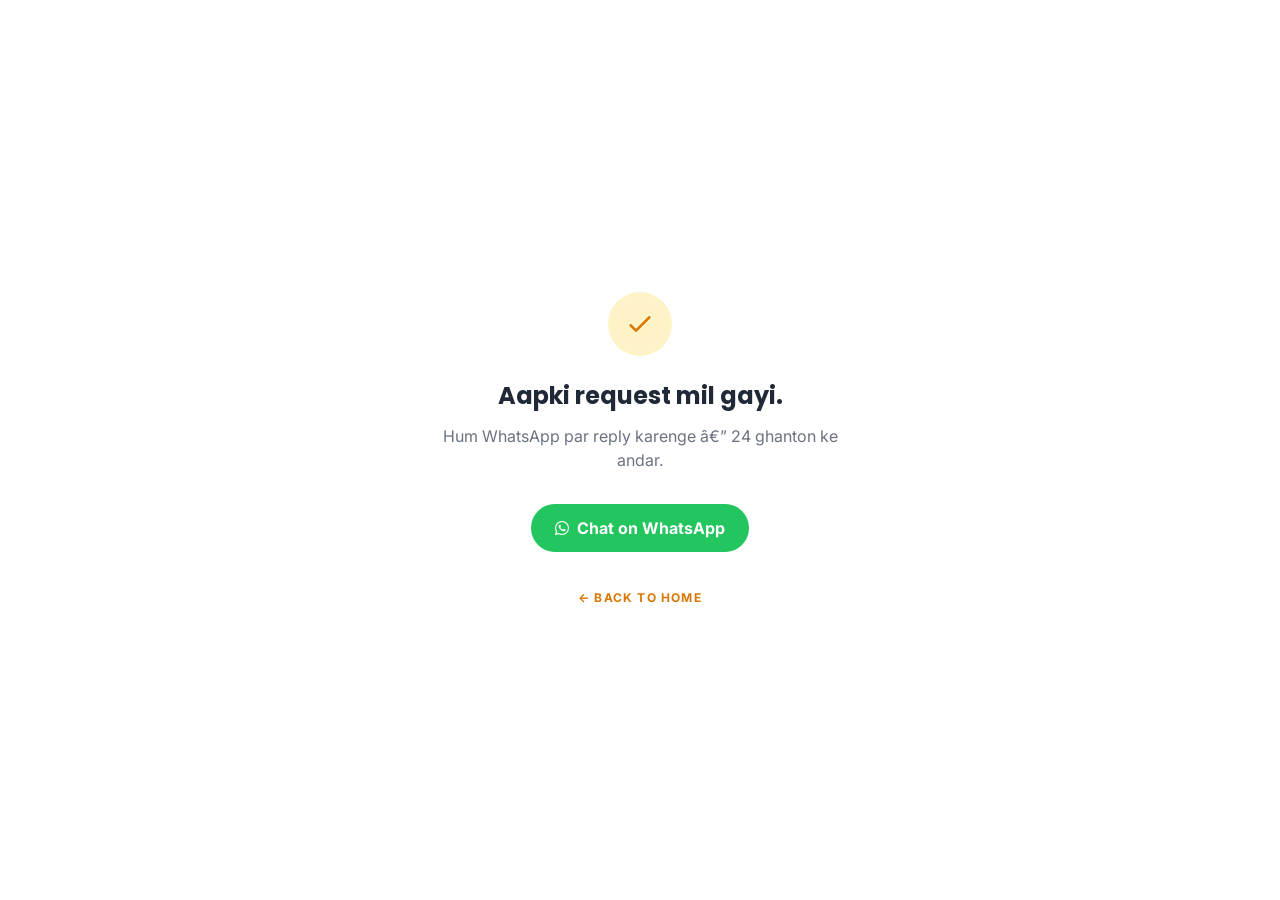
<file: thank-you/index.html>
<!DOCTYPE html>
<html lang="en">
<head>
    <!-- Public site config must load before the Meta Pixel init below. -->
    <script src="/config.js"></script>
    <!-- Meta Pixel Code -->
    <script>
    !function(f,b,e,v,n,t,s)
    {if(f.fbq)return;n=f.fbq=function(){n.callMethod?
    n.callMethod.apply(n,arguments):n.queue.push(arguments)};
    if(!f._fbq)f._fbq=n;n.push=n;n.loaded=!0;n.version='2.0';
    n.queue=[];t=b.createElement(e);t.async=!0;
    t.src=v;s=b.getElementsByTagName(e)[0];
    s.parentNode.insertBefore(t,s)}(window, document,'script',
    'https://connect.facebook.net/en_US/fbevents.js');
    fbq('init', window.ATIVAK_CONFIG.META_PIXEL_ID);
    fbq('track', 'PageView');
    // Lead is fired by the contact form's own submit handler (index.html),
    // tied to an actual successful submit with a unique eventID. Landing on
    // this page is a side effect of that submit, not a separate conversion —
    // firing Lead again here would double-count the same person.
    </script>
    <noscript><img height="1" width="1" style="display:none"
    src="https://www.facebook.com/tr?id=1904427194297712&ev=PageView&noscript=1"
    /></noscript>
    <!-- End Meta Pixel Code -->
    <!-- Microsoft Clarity: session recordings + heatmaps for visitor behavior -->
    <script type="text/javascript">
        (function(c,l,a,r,i,t,y){
            c[a]=c[a]||function(){(c[a].q=c[a].q||[]).push(arguments)};
            t=l.createElement(r);t.async=1;t.src="https://www.clarity.ms/tag/"+i;
            y=l.getElementsByTagName(r)[0];y.parentNode.insertBefore(t,y);
        })(window, document, "clarity", "script", "zcvr98suf2");
    </script>
    <meta charset="UTF-8">
    <meta name="viewport" content="width=device-width, initial-scale=1.0">
    <meta name="robots" content="noindex, nofollow">
    <title>Thank You | Ativak Works</title>
    <link rel="icon" href="data:,">
    <link rel="preconnect" href="https://fonts.googleapis.com">
    <link rel="preconnect" href="https://fonts.gstatic.com" crossorigin>
    <link rel="preconnect" href="https://cdnjs.cloudflare.com" crossorigin>
    <link rel="stylesheet" href="/tailwind-build.css">
    <link href="https://fonts.googleapis.com/css2?family=Inter:wght@300;400;500;600;700&display=swap" rel="stylesheet">
    <link href="https://fonts.googleapis.com/css2?family=Poppins:ital,wght@0,500;0,600;0,700;0,800;0,900;1,600&display=optional" rel="stylesheet">
    <link rel="stylesheet" href="https://cdnjs.cloudflare.com/ajax/libs/font-awesome/6.4.0/css/all.min.css" media="print" onload="this.media='all'">
    <noscript><link rel="stylesheet" href="https://cdnjs.cloudflare.com/ajax/libs/font-awesome/6.4.0/css/all.min.css"></noscript>
    <style>
        body { font-family: 'Inter', sans-serif; }
        h1, .font-serif { font-family: 'Poppins', sans-serif; }
    </style>
</head>
<body class="bg-white text-gray-800 min-h-screen flex items-center justify-center">
    <div class="max-w-md mx-auto px-6 py-16 text-center">
        <div class="w-16 h-16 rounded-full bg-amber-100 flex items-center justify-center mx-auto mb-6">
            <svg class="w-8 h-8 text-amber-600" fill="none" stroke="currentColor" viewBox="0 0 24 24"><path stroke-linecap="round" stroke-linejoin="round" stroke-width="2" d="M5 13l4 4L19 7"/></svg>
        </div>
        <h1 class="font-serif font-bold text-2xl mb-3">Aapki request mil gayi.</h1>
        <p class="text-gray-500 mb-8">Hum WhatsApp par reply karenge — 24 ghanton ke andar.</p>
        <a href="https://wa.me/918126666331" target="_blank" onclick="trackWhatsAppClick()" class="inline-flex items-center gap-2 bg-green-500 hover:bg-green-600 text-white font-bold px-6 py-3 rounded-full transition">
            <i class="fa-brands fa-whatsapp"></i> Chat on WhatsApp
        </a>
        <div class="mt-8">
            <a href="/" class="text-xs font-bold uppercase tracking-widest text-amber-600 hover:opacity-80">&larr; Back to Home</a>
        </div>
    </div>
    <script src="/shared.js"></script>
</body>
</html>
</file>
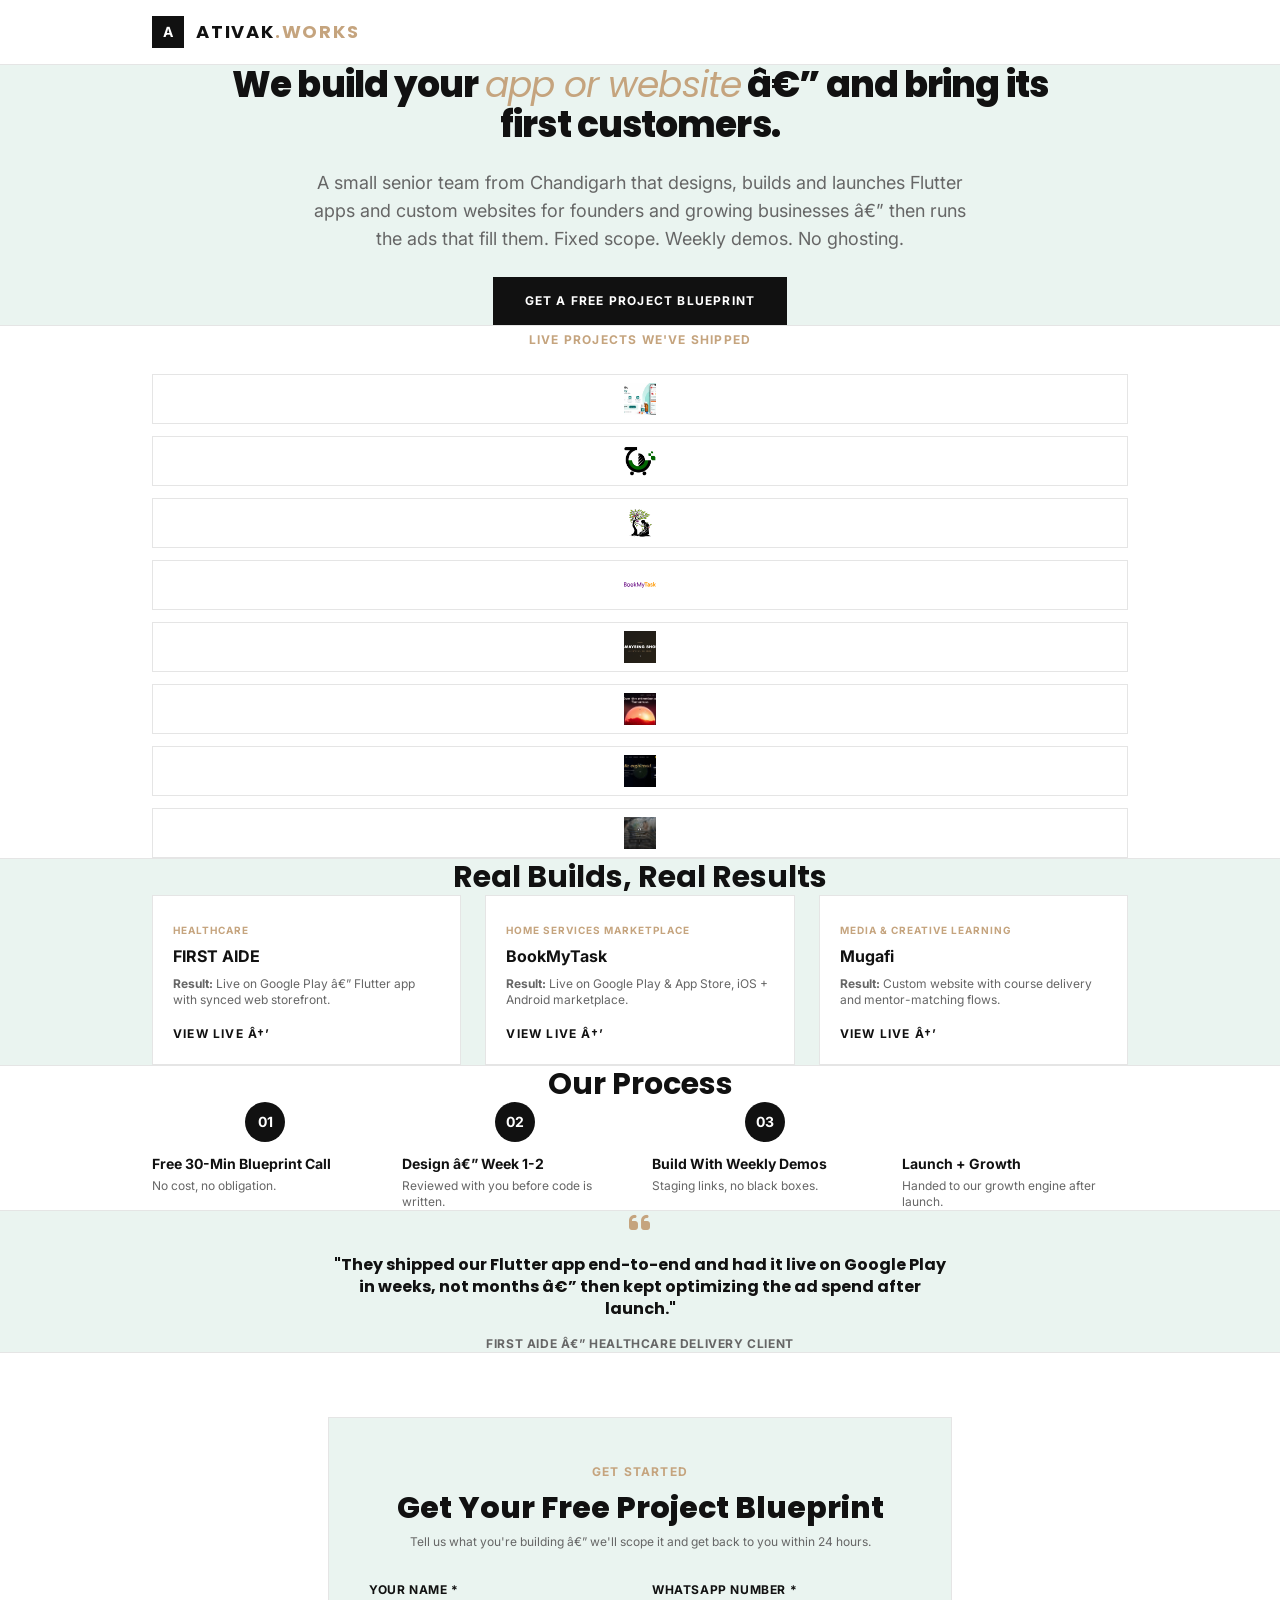
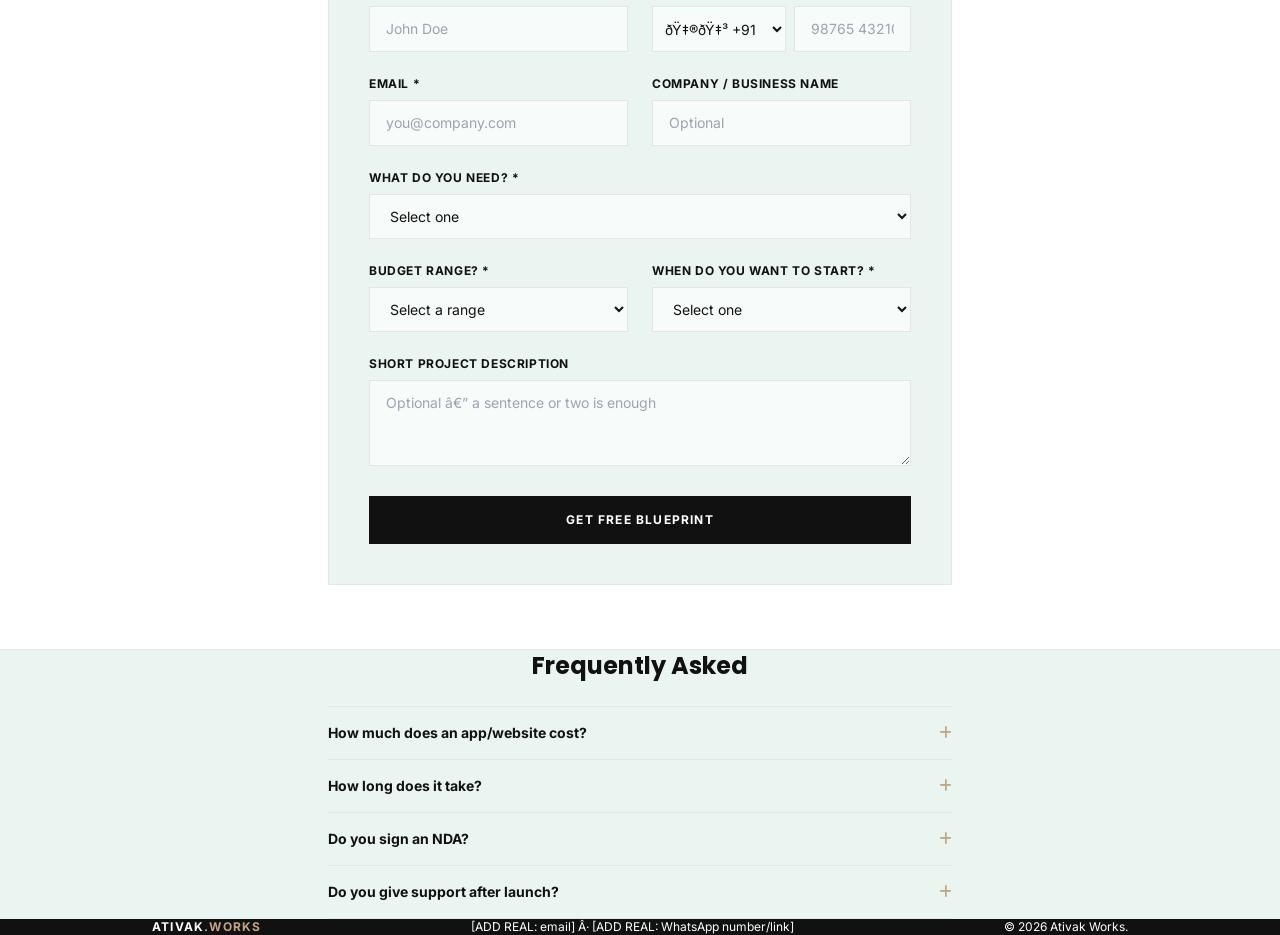
<file: get-quote.html>
<!DOCTYPE html>
<html lang="en">
<head>
    <!-- Public site config must load before the Meta Pixel / GA4 init below,
         since both read their IDs from window.ATIVAK_CONFIG. -->
    <script src="config.js"></script>
    <!-- Meta Pixel Code -->
    <script>
    !function(f,b,e,v,n,t,s)
    {if(f.fbq)return;n=f.fbq=function(){n.callMethod?
    n.callMethod.apply(n,arguments):n.queue.push(arguments)};
    if(!f._fbq)f._fbq=n;n.push=n;n.loaded=!0;n.version='2.0';
    n.queue=[];t=b.createElement(e);t.async=!0;
    t.src=v;s=b.getElementsByTagName(e)[0];
    s.parentNode.insertBefore(t,s)}(window, document,'script',
    'https://connect.facebook.net/en_US/fbevents.js');
    fbq('init', window.ATIVAK_CONFIG.META_PIXEL_ID);
    fbq('track', 'PageView');
    fbq('track', 'ViewContent');
    </script>
    <noscript><img height="1" width="1" style="display:none" alt=""
    src="https://www.facebook.com/tr?id=1904427194297712&ev=PageView&noscript=1"
    /></noscript>
    <!-- End Meta Pixel Code -->
    <!-- GA4 (gtag.js) — only loads/fires once a real Measurement ID exists
         in window.ATIVAK_CONFIG.GA4_ID (config.js); currently empty, so this
         is a no-op. -->
    <script>
    if (window.ATIVAK_CONFIG && window.ATIVAK_CONFIG.GA4_ID) {
        (function () {
            var s = document.createElement('script');
            s.async = true;
            s.src = 'https://www.googletagmanager.com/gtag/js?id=' + window.ATIVAK_CONFIG.GA4_ID;
            document.head.appendChild(s);
        })();
        window.dataLayer = window.dataLayer || [];
        function gtag() { dataLayer.push(arguments); }
        gtag('js', new Date());
        gtag('config', window.ATIVAK_CONFIG.GA4_ID);
    }
    </script>
    <meta charset="UTF-8">
    <meta name="viewport" content="width=device-width, initial-scale=1.0">
    <title>Get a Free Project Blueprint | Ativak Works</title>
    <meta name="description" content="Tell us what you're building — we'll scope it and get back to you within 24 hours. Flutter apps, websites, e-commerce stores, and the ads that bring customers.">
    <meta name="robots" content="noindex, nofollow">
    <meta property="og:type" content="website">
    <meta property="og:title" content="Get a Free Project Blueprint | Ativak Works">
    <meta property="og:description" content="Tell us what you're building — we'll scope it and get back to you within 24 hours.">
    <meta property="og:url" content="https://ativak-works-landing.vercel.app/get-quote.html">
    <!-- [ADD REAL: create 1200x630 OG image at images/og-image.png] — file does not exist yet. -->
    <meta property="og:image" content="https://ativak-works-landing.vercel.app/images/og-image.png">
    <meta name="twitter:card" content="summary_large_image">
    <meta name="twitter:title" content="Get a Free Project Blueprint | Ativak Works">
    <meta name="twitter:description" content="Tell us what you're building — we'll scope it and get back to you within 24 hours.">
    <meta name="twitter:image" content="https://ativak-works-landing.vercel.app/images/og-image.png">
    <link rel="icon" href="data:,">
    <link rel="preconnect" href="https://fonts.googleapis.com">
    <link rel="preconnect" href="https://fonts.gstatic.com" crossorigin>
    <link rel="preconnect" href="https://cdnjs.cloudflare.com" crossorigin>
    <!-- Reuses the same prebuilt Tailwind stylesheet + color tokens as index.html
         so this page matches the site's design system exactly, without pulling
         in index.html's GSAP/Three.js/custom-cursor weight — this page's only
         job is a fast-loading form. -->
    <link rel="stylesheet" href="/tailwind-build.css">
    <link href="https://fonts.googleapis.com/css2?family=Inter:wght@400;500;600;700&display=swap" rel="stylesheet">
    <link href="https://fonts.googleapis.com/css2?family=Poppins:ital,wght@0,600;0,700;0,800;0,900&display=swap" rel="stylesheet">
    <link rel="stylesheet" href="https://cdnjs.cloudflare.com/ajax/libs/font-awesome/6.4.0/css/all.min.css">
    <style>
        :root {
            --kotlis-gold: #c5a47e;
            --kotlis-bg: #f7fbf9;
            --kotlis-bg-alt: #eaf4f0;
            --kotlis-dark: #111111;
            --kotlis-subtle: #666666;
            --kotlis-border: #e5e5e5;
            --kotlis-fill: #111111;
        }
        body { background-color: var(--kotlis-bg); color: var(--kotlis-dark); font-family: 'Inter', sans-serif; }
        .serif-title { font-family: 'Poppins', serif; }
        .bg-kotlis-card { background-color: #fff; }
        .text-kotlis-dark { color: var(--kotlis-dark); }
        .text-kotlis-subtle { color: var(--kotlis-subtle); }
        .text-kotlis-gold { color: var(--kotlis-gold); }
        .border-kotlis-border { border-color: var(--kotlis-border); }
        .bg-kotlis-fill { background-color: var(--kotlis-fill); }
        .hp-field-wrap { position: absolute; left: -9999px; top: -9999px; width: 1px; height: 1px; overflow: hidden; }
        .field-error { color: #dc2626; font-size: 11px; font-weight: 600; margin-top: 6px; display: none; }
        .field-error.visible { display: block; }
        /* Mobile-only sticky bottom CTA bar, hidden on desktop entirely. */
        #stickyMobileCta { display: none; }
        @media (max-width: 767px) {
            #stickyMobileCta {
                display: flex;
                position: fixed;
                bottom: 0; left: 0; right: 0;
                z-index: 50;
                padding: 10px 16px;
                background: #fff;
                border-top: 1px solid var(--kotlis-border);
                box-shadow: 0 -4px 12px rgba(0,0,0,0.06);
            }
            body { padding-bottom: 64px; }
        }
    </style>
</head>
<body class="min-h-screen flex flex-col">

    <!-- Header: logo only, no nav — single-goal landing page -->
    <header class="border-b border-kotlis-border bg-kotlis-card">
        <div class="max-w-5xl mx-auto px-4 sm:px-6 h-16 flex items-center">
            <a href="/" class="flex items-center space-x-3">
                <div class="w-8 h-8 bg-kotlis-fill flex items-center justify-center text-white font-bold text-sm">A</div>
                <span class="text-lg font-bold tracking-widest text-kotlis-dark uppercase serif-title">Ativak<span class="text-kotlis-gold">.works</span></span>
            </a>
        </div>
    </header>

    <main class="flex-grow">
        <!-- HERO (same copy as homepage hero) -->
        <section class="py-14 sm:py-20 bg-[var(--kotlis-bg-alt)] border-b border-kotlis-border">
            <div class="max-w-4xl mx-auto px-4 sm:px-6 text-center space-y-6">
                <h1 class="text-4xl sm:text-6xl font-extrabold text-kotlis-dark serif-title leading-[0.98] tracking-tight">
                    We build your <span class="italic font-normal text-kotlis-gold">app or website</span> — and bring its first customers.
                </h1>
                <p class="text-kotlis-subtle text-base sm:text-lg leading-relaxed max-w-2xl mx-auto">
                    A small senior team from Chandigarh that designs, builds and launches Flutter apps and custom websites for founders and growing businesses — then runs the ads that fill them. Fixed scope. Weekly demos. No ghosting.
                </p>
                <a href="#get-quote-form" class="inline-block px-8 py-4 bg-kotlis-fill text-white text-xs font-bold uppercase tracking-widest hover:bg-kotlis-gold transition">
                    Get a Free Project Blueprint
                </a>
            </div>
        </section>

        <!-- CLIENT STRIP (condensed, 8 logos) -->
        <section class="py-10 bg-kotlis-card border-b border-kotlis-border">
            <div class="max-w-5xl mx-auto px-4 sm:px-6 text-center space-y-6">
                <span class="text-xs font-bold uppercase tracking-widest text-kotlis-gold">Live projects we've shipped</span>
                <div class="grid grid-cols-4 sm:grid-cols-8 gap-3">
                    <a href="https://play.google.com/store/apps/details?id=com.firstaide.healthapplication" target="_blank" class="flex flex-col items-center gap-1 p-2 border border-kotlis-border hover:border-kotlis-gold transition">
                        <img src="images/portfolio/first-aide.webp" alt="FIRST AIDE" class="w-8 h-8 object-cover rounded" loading="lazy">
                    </a>
                    <a href="https://play.google.com/store/apps/details?id=com.fosproduction.ecommerceapp" target="_blank" class="flex flex-col items-center gap-1 p-2 border border-kotlis-border hover:border-kotlis-gold transition">
                        <img src="images/portfolio/fos-ecommerce.webp" alt="FOS Production" class="w-8 h-8 object-cover rounded" loading="lazy">
                    </a>
                    <a href="https://apps.apple.com/us/app/fos-messenger/id6757640264" target="_blank" class="flex flex-col items-center gap-1 p-2 border border-kotlis-border hover:border-kotlis-gold transition">
                        <img src="images/portfolio/fos-messenger.webp" alt="FOS Messenger" class="w-8 h-8 object-cover rounded" loading="lazy">
                    </a>
                    <a href="https://bookmytask.com/" target="_blank" class="flex flex-col items-center gap-1 p-2 border border-kotlis-border hover:border-kotlis-gold transition">
                        <img src="images/portfolio/bookmytask-logo.svg" alt="BookMyTask" class="w-8 h-8 object-contain" loading="lazy">
                    </a>
                    <a href="https://amaysingshop.com" target="_blank" class="flex flex-col items-center gap-1 p-2 border border-kotlis-border hover:border-kotlis-gold transition">
                        <img src="images/portfolio/amaysing-shop.jpg" alt="Amaysing Shop" class="w-8 h-8 object-cover rounded" loading="lazy">
                    </a>
                    <a href="https://mugafi.com" target="_blank" class="flex flex-col items-center gap-1 p-2 border border-kotlis-border hover:border-kotlis-gold transition">
                        <img src="images/portfolio/mugafi.jpg" alt="Mugafi" class="w-8 h-8 object-cover rounded" loading="lazy">
                    </a>
                    <a href="https://mawahib.ai" target="_blank" class="flex flex-col items-center gap-1 p-2 border border-kotlis-border hover:border-kotlis-gold transition">
                        <img src="images/portfolio/mawahib.jpg" alt="Mawahib AI" class="w-8 h-8 object-cover rounded" loading="lazy">
                    </a>
                    <a href="https://www.crossbridge.estate" target="_blank" class="flex flex-col items-center gap-1 p-2 border border-kotlis-border hover:border-kotlis-gold transition">
                        <img src="images/portfolio/crossbridge.jpg" alt="Crossbridge Estate" class="w-8 h-8 object-cover rounded" loading="lazy">
                    </a>
                </div>
            </div>
        </section>

        <!-- CONDENSED CASE STUDIES -->
        <section class="py-14 bg-[var(--kotlis-bg-alt)] border-b border-kotlis-border">
            <div class="max-w-5xl mx-auto px-4 sm:px-6 space-y-8">
                <h2 class="text-2xl sm:text-3xl font-bold serif-title text-center">Real Builds, Real Results</h2>
                <div class="grid grid-cols-1 sm:grid-cols-3 gap-6">
                    <div class="bg-kotlis-card border border-kotlis-border p-5">
                        <span class="text-[10px] font-bold uppercase tracking-widest text-kotlis-gold">Healthcare</span>
                        <h3 class="font-bold text-base mt-1 mb-2">FIRST AIDE</h3>
                        <p class="text-xs text-kotlis-subtle mb-3"><strong>Result:</strong> Live on Google Play — Flutter app with synced web storefront.</p>
                        <a href="https://play.google.com/store/apps/details?id=com.firstaide.healthapplication" target="_blank" class="text-xs font-bold uppercase tracking-widest text-kotlis-dark hover:text-kotlis-gold">View Live →</a>
                    </div>
                    <div class="bg-kotlis-card border border-kotlis-border p-5">
                        <span class="text-[10px] font-bold uppercase tracking-widest text-kotlis-gold">Home Services Marketplace</span>
                        <h3 class="font-bold text-base mt-1 mb-2">BookMyTask</h3>
                        <p class="text-xs text-kotlis-subtle mb-3"><strong>Result:</strong> Live on Google Play & App Store, iOS + Android marketplace.</p>
                        <a href="https://bookmytask.com/" target="_blank" class="text-xs font-bold uppercase tracking-widest text-kotlis-dark hover:text-kotlis-gold">View Live →</a>
                    </div>
                    <div class="bg-kotlis-card border border-kotlis-border p-5">
                        <span class="text-[10px] font-bold uppercase tracking-widest text-kotlis-gold">Media & Creative Learning</span>
                        <h3 class="font-bold text-base mt-1 mb-2">Mugafi</h3>
                        <p class="text-xs text-kotlis-subtle mb-3"><strong>Result:</strong> Custom website with course delivery and mentor-matching flows.</p>
                        <a href="https://mugafi.com" target="_blank" class="text-xs font-bold uppercase tracking-widest text-kotlis-dark hover:text-kotlis-gold">View Live →</a>
                    </div>
                </div>
            </div>
        </section>

        <!-- PROCESS -->
        <section class="py-14 bg-kotlis-card border-b border-kotlis-border">
            <div class="max-w-5xl mx-auto px-4 sm:px-6 space-y-8">
                <h2 class="text-2xl sm:text-3xl font-bold serif-title text-center">Our Process</h2>
                <div class="grid grid-cols-1 sm:grid-cols-2 lg:grid-cols-4 gap-6">
                    <div class="text-center sm:text-left">
                        <div class="w-10 h-10 mx-auto sm:mx-0 rounded-full bg-kotlis-fill text-white font-bold flex items-center justify-center text-sm">01</div>
                        <h3 class="font-bold text-sm mt-3 mb-1">Free 30-Min Blueprint Call</h3>
                        <p class="text-xs text-kotlis-subtle">No cost, no obligation.</p>
                    </div>
                    <div class="text-center sm:text-left">
                        <div class="w-10 h-10 mx-auto sm:mx-0 rounded-full bg-kotlis-fill text-white font-bold flex items-center justify-center text-sm">02</div>
                        <h3 class="font-bold text-sm mt-3 mb-1">Design — Week 1-2</h3>
                        <p class="text-xs text-kotlis-subtle">Reviewed with you before code is written.</p>
                    </div>
                    <div class="text-center sm:text-left">
                        <div class="w-10 h-10 mx-auto sm:mx-0 rounded-full bg-kotlis-fill text-white font-bold flex items-center justify-center text-sm">03</div>
                        <h3 class="font-bold text-sm mt-3 mb-1">Build With Weekly Demos</h3>
                        <p class="text-xs text-kotlis-subtle">Staging links, no black boxes.</p>
                    </div>
                    <div class="text-center sm:text-left">
                        <div class="w-10 h-10 mx-auto sm:mx-0 rounded-full bg-kotlis-gold text-white font-bold flex items-center justify-center text-sm">04</div>
                        <h3 class="font-bold text-sm mt-3 mb-1">Launch + Growth</h3>
                        <p class="text-xs text-kotlis-subtle">Handed to our growth engine after launch.</p>
                    </div>
                </div>
            </div>
        </section>

        <!-- TESTIMONIAL -->
        <section class="py-14 bg-[var(--kotlis-bg-alt)] border-b border-kotlis-border">
            <div class="max-w-2xl mx-auto px-4 sm:px-6 text-center space-y-4">
                <i class="fa-solid fa-quote-left text-2xl text-kotlis-gold"></i>
                <p class="text-base font-bold serif-title leading-snug">"They shipped our Flutter app end-to-end and had it live on Google Play in weeks, not months — then kept optimizing the ad spend after launch."</p>
                <div class="text-xs font-bold uppercase tracking-wider text-kotlis-subtle">FIRST AIDE — Healthcare Delivery Client</div>
            </div>
        </section>

        <!-- QUALIFYING LEAD FORM -->
        <section id="get-quote-form" class="py-16 bg-kotlis-card">
            <div class="max-w-2xl mx-auto px-4 sm:px-6">
                <div class="bg-[var(--kotlis-bg-alt)] border border-kotlis-border p-6 sm:p-10">
                    <div class="text-center mb-8">
                        <span class="text-xs font-bold uppercase tracking-widest text-kotlis-gold">Get Started</span>
                        <h2 class="text-2xl sm:text-3xl font-extrabold serif-title mt-2">Get Your Free Project Blueprint</h2>
                        <p class="text-xs text-kotlis-subtle mt-2">Tell us what you're building — we'll scope it and get back to you within 24 hours.</p>
                    </div>

                    <form id="ativakContactForm" novalidate class="space-y-6">
                        <div class="hp-field-wrap" aria-hidden="true">
                            <label for="contactWebsite">Website</label>
                            <input id="contactWebsite" name="website" type="text" tabindex="-1" autocomplete="off">
                        </div>

                        <div class="grid grid-cols-1 sm:grid-cols-2 gap-6">
                            <div>
                                <label for="contactName" class="block text-xs font-bold uppercase tracking-wider mb-2">Your Name *</label>
                                <input id="contactName" name="name" type="text" required class="w-full px-4 py-3 bg-kotlis-bg border border-kotlis-border text-sm focus:outline-none focus:border-kotlis-dark" placeholder="John Doe">
                                <p class="field-error" data-error-for="name">Please enter your name.</p>
                            </div>
                            <div>
                                <label for="contactWhatsapp" class="block text-xs font-bold uppercase tracking-wider mb-2">WhatsApp Number *</label>
                                <div class="flex gap-2">
                                    <select id="contactCountryCode" name="countryCode" class="w-24 px-2 py-3 bg-kotlis-bg border border-kotlis-border text-sm focus:outline-none focus:border-kotlis-dark">
                                        <option value="+91" selected>🇮🇳 +91</option>
                                        <option value="+1">🇺🇸 +1</option>
                                        <option value="+44">🇬🇧 +44</option>
                                        <option value="+971">🇦🇪 +971</option>
                                        <option value="+61">🇦🇺 +61</option>
                                        <option value="+65">🇸🇬 +65</option>
                                    </select>
                                    <input id="contactWhatsapp" name="whatsapp" type="tel" required class="w-full px-4 py-3 bg-kotlis-bg border border-kotlis-border text-sm focus:outline-none focus:border-kotlis-dark" placeholder="98765 43210">
                                </div>
                                <p class="field-error" data-error-for="whatsapp">Please enter your WhatsApp number.</p>
                            </div>
                        </div>

                        <div class="grid grid-cols-1 sm:grid-cols-2 gap-6">
                            <div>
                                <label for="contactEmail" class="block text-xs font-bold uppercase tracking-wider mb-2">Email *</label>
                                <input id="contactEmail" name="email" type="email" required class="w-full px-4 py-3 bg-kotlis-bg border border-kotlis-border text-sm focus:outline-none focus:border-kotlis-dark" placeholder="you@company.com">
                                <p class="field-error" data-error-for="email">Please enter a valid email.</p>
                            </div>
                            <div>
                                <label for="contactCompany" class="block text-xs font-bold uppercase tracking-wider mb-2">Company / Business Name</label>
                                <input id="contactCompany" name="company" type="text" class="w-full px-4 py-3 bg-kotlis-bg border border-kotlis-border text-sm focus:outline-none focus:border-kotlis-dark" placeholder="Optional">
                            </div>
                        </div>

                        <div>
                            <label for="contactNeed" class="block text-xs font-bold uppercase tracking-wider mb-2">What do you need? *</label>
                            <select id="contactNeed" name="need" required class="w-full px-4 py-3 bg-kotlis-bg border border-kotlis-border text-sm focus:outline-none focus:border-kotlis-dark">
                                <option value="">Select one</option>
                                <option value="mobile_app">Mobile App</option>
                                <option value="website">Website</option>
                                <option value="ecommerce">E-commerce Store</option>
                                <option value="ads_growth">Ads & Growth</option>
                                <option value="not_sure">Not sure yet</option>
                            </select>
                            <p class="field-error" data-error-for="need">Please tell us what you need.</p>
                        </div>

                        <div class="grid grid-cols-1 sm:grid-cols-2 gap-6">
                            <div>
                                <label for="contactBudget" class="block text-xs font-bold uppercase tracking-wider mb-2">Budget Range? *</label>
                                <select id="contactBudget" name="budget" required class="w-full px-4 py-3 bg-kotlis-bg border border-kotlis-border text-sm focus:outline-none focus:border-kotlis-dark">
                                    <option value="">Select a range</option>
                                </select>
                                <p class="field-error" data-error-for="budget">Please select a budget range.</p>
                            </div>
                            <div>
                                <label for="contactTimeline" class="block text-xs font-bold uppercase tracking-wider mb-2">When do you want to start? *</label>
                                <select id="contactTimeline" name="timeline" required class="w-full px-4 py-3 bg-kotlis-bg border border-kotlis-border text-sm focus:outline-none focus:border-kotlis-dark">
                                    <option value="">Select one</option>
                                    <option value="immediately">Immediately</option>
                                    <option value="1_3_months">In 1–3 months</option>
                                    <option value="just_exploring">Just exploring</option>
                                </select>
                                <p class="field-error" data-error-for="timeline">Please let us know your timeline.</p>
                            </div>
                        </div>

                        <div>
                            <label for="contactDescription" class="block text-xs font-bold uppercase tracking-wider mb-2">Short Project Description</label>
                            <textarea id="contactDescription" name="description" rows="3" class="w-full px-4 py-3 bg-kotlis-bg border border-kotlis-border text-sm focus:outline-none focus:border-kotlis-dark" placeholder="Optional — a sentence or two is enough"></textarea>
                        </div>

                        <input type="hidden" name="utm_source" value="">
                        <input type="hidden" name="utm_campaign" value="">
                        <input type="hidden" name="utm_content" value="">

                        <button id="contactSubmitBtn" type="submit" class="w-full py-4 bg-kotlis-fill text-white text-xs font-bold uppercase tracking-widest hover:bg-kotlis-gold transition">
                            Get Free Blueprint
                        </button>
                    </form>

                    <div id="contactThankYou" class="hidden mt-6 p-6 border border-kotlis-gold bg-kotlis-gold/10 text-center space-y-4">
                        <p class="text-sm font-bold"><i class="fa-solid fa-check mr-2 text-kotlis-gold"></i><span id="contactThankYouMsg"></span></p>
                        <a id="contactWhatsappNowLink" href="#" target="_blank" onclick="trackWhatsAppClick()" class="inline-flex items-center gap-2 px-5 py-3 bg-[#25D366] text-white text-xs font-bold uppercase tracking-wider hover:opacity-90 transition">
                            <i class="fa-brands fa-whatsapp"></i> Chat on WhatsApp Now
                        </a>
                    </div>
                    <div id="contactError" class="hidden mt-6 p-4 border border-red-400 bg-red-50 text-red-700 text-center text-xs font-bold uppercase tracking-wider">
                        <i class="fa-solid fa-triangle-exclamation mr-2"></i> Something went wrong. Please email us directly at <a href="mailto:[ADD REAL: email]" class="underline">[ADD REAL: email]</a> or <a id="contactErrorWhatsappLink" href="#" target="_blank" class="underline">chat on WhatsApp</a>.
                    </div>
                </div>
            </div>
        </section>

        <!-- FAQ (4 of the homepage's 6) -->
        <section class="py-14 bg-[var(--kotlis-bg-alt)] border-t border-kotlis-border">
            <div class="max-w-2xl mx-auto px-4 sm:px-6 space-y-6">
                <h2 class="text-2xl font-bold serif-title text-center">Frequently Asked</h2>
                <div class="divide-y divide-kotlis-border border-t border-b border-kotlis-border">
                    <details class="group py-4">
                        <summary class="flex items-center justify-between cursor-pointer list-none font-bold text-sm">
                            How much does an app/website cost?
                            <i class="fa-solid fa-plus text-kotlis-gold group-open:rotate-45 transition-transform"></i>
                        </summary>
                        <p class="text-xs text-kotlis-subtle mt-3">It depends on scope. Projects begin from ₹[ADD REAL: starting price] — we give a firm, fixed quote after a free scoping call.</p>
                    </details>
                    <details class="group py-4">
                        <summary class="flex items-center justify-between cursor-pointer list-none font-bold text-sm">
                            How long does it take?
                            <i class="fa-solid fa-plus text-kotlis-gold group-open:rotate-45 transition-transform"></i>
                        </summary>
                        <p class="text-xs text-kotlis-subtle mt-3">Most mobile or web builds ship in [ADD REAL: X–Y weeks] depending on scope.</p>
                    </details>
                    <details class="group py-4">
                        <summary class="flex items-center justify-between cursor-pointer list-none font-bold text-sm">
                            Do you sign an NDA?
                            <i class="fa-solid fa-plus text-kotlis-gold group-open:rotate-45 transition-transform"></i>
                        </summary>
                        <p class="text-xs text-kotlis-subtle mt-3">[ADD REAL: NDA policy]</p>
                    </details>
                    <details class="group py-4">
                        <summary class="flex items-center justify-between cursor-pointer list-none font-bold text-sm">
                            Do you give support after launch?
                            <i class="fa-solid fa-plus text-kotlis-gold group-open:rotate-45 transition-transform"></i>
                        </summary>
                        <p class="text-xs text-kotlis-subtle mt-3">Yes — every build includes a post-launch support window of [ADD REAL: duration].</p>
                    </details>
                </div>
            </div>
        </section>
    </main>

    <!-- Minimal footer -->
    <footer class="bg-kotlis-fill text-white py-8">
        <div class="max-w-5xl mx-auto px-4 sm:px-6 flex flex-col sm:flex-row items-center justify-between gap-3 text-xs text-gray-300">
            <span class="font-bold uppercase tracking-widest text-white">Ativak<span class="text-kotlis-gold">.works</span></span>
            <span>[ADD REAL: email] · [ADD REAL: WhatsApp number/link]</span>
            <span>&copy; 2026 Ativak Works.</span>
        </div>
    </footer>

    <!-- Sticky bottom bar, mobile only -->
    <div id="stickyMobileCta">
        <a href="#get-quote-form" class="w-full text-center py-3 bg-kotlis-fill text-white text-xs font-bold uppercase tracking-widest">
            Get Free Blueprint
        </a>
    </div>

    <!-- config.js already loaded in <head>. -->
    <script src="shared.js"></script>
    <script>
        (function initAtivakLeadForm(formId) {
            const form = document.getElementById(formId);
            if (!form) return;
            fillUtmHiddenFields(form);

            const countryCodeSelect = form.querySelector('[name="countryCode"]');
            const budgetSelect = form.querySelector('[name="budget"]');
            if (countryCodeSelect && budgetSelect) {
                populateBudgetOptions(budgetSelect, countryCodeSelect.value);
                countryCodeSelect.addEventListener('change', () => {
                    populateBudgetOptions(budgetSelect, countryCodeSelect.value);
                });
            }

            const NEED_LABELS = {
                mobile_app: 'a Mobile App', website: 'a Website', ecommerce: 'an E-commerce Store',
                ads_growth: 'Ads & Growth help', not_sure: 'help scoping a project'
            };
            const BUDGET_LABELS = {};
            Object.values(ATIVAK_BUDGET_RANGES).flat().forEach(r => { BUDGET_LABELS[r.value] = r.label; });

            function showError(fieldName, show) {
                const el = form.querySelector(`[data-error-for="${fieldName}"]`);
                if (el) el.classList.toggle('visible', !!show);
            }

            function validate(data) {
                let valid = true;
                [['name', data.name], ['whatsapp', data.whatsapp], ['need', data.need],
                 ['budget', data.budget], ['timeline', data.timeline]].forEach(([field, val]) => {
                    const ok = !!(val && val.trim());
                    showError(field, !ok);
                    if (!ok) valid = false;
                });
                const emailOk = !!(data.email && /^[^\s@]+@[^\s@]+\.[^\s@]+$/.test(data.email));
                showError('email', !emailOk);
                if (!emailOk) valid = false;
                return valid;
            }

            form.addEventListener('submit', async function (e) {
                e.preventDefault();
                const submitBtn = document.getElementById('contactSubmitBtn');
                const thankYou = document.getElementById('contactThankYou');
                const errorMsg = document.getElementById('contactError');
                if (submitBtn.disabled) return;

                if (isHoneypotTripped(form, 'website')) return;

                const data = Object.fromEntries(new FormData(form).entries());
                thankYou.classList.add('hidden');
                errorMsg.classList.add('hidden');

                if (!validate(data)) return;

                submitBtn.disabled = true;
                submitBtn.innerText = 'Submitting…';

                const name = data.name.trim();
                const fullWhatsapp = (data.countryCode || '+91') + ' ' + data.whatsapp.trim();
                const needLabel = NEED_LABELS[data.need] || data.need;
                const budgetLabel = BUDGET_LABELS[data.budget] || data.budget;

                const utm = getUtmParams();
                const payload = {
                    name, whatsapp: fullWhatsapp, email: data.email.trim(),
                    company: (data.company || '').trim(), need: data.need, budget: data.budget,
                    timeline: data.timeline, description: (data.description || '').trim(),
                    utm_source: utm.utm_source, utm_campaign: utm.utm_campaign, utm_content: utm.utm_content
                };

                const eventId = generateLeadEventId();
                trackLeadConversion(eventId, {
                    name, email: data.email.trim(), whatsapp: fullWhatsapp,
                    service: data.need, budget: data.budget, startTime: data.timeline
                });

                const result = await submitLeadToWebhook(payload);
                const waText = `Hi, I'm ${name}. I need ${needLabel}, budget ${budgetLabel}.`;
                const waUrl = 'https://wa.me/[ADD REAL: number]?text=' + encodeURIComponent(waText);
                document.getElementById('contactWhatsappNowLink').href = waUrl;

                if (result.ok) {
                    document.getElementById('contactThankYouMsg').textContent =
                        `Thanks ${name}! We'll WhatsApp you within 24 hours.`;
                    thankYou.classList.remove('hidden');
                    form.classList.add('hidden');
                } else {
                    document.getElementById('contactErrorWhatsappLink').href = waUrl;
                    errorMsg.classList.remove('hidden');
                    submitBtn.disabled = false;
                    submitBtn.innerText = 'Get Free Blueprint';
                }
            });
        })('ativakContactForm');
    </script>
</body>
</html>
</file>
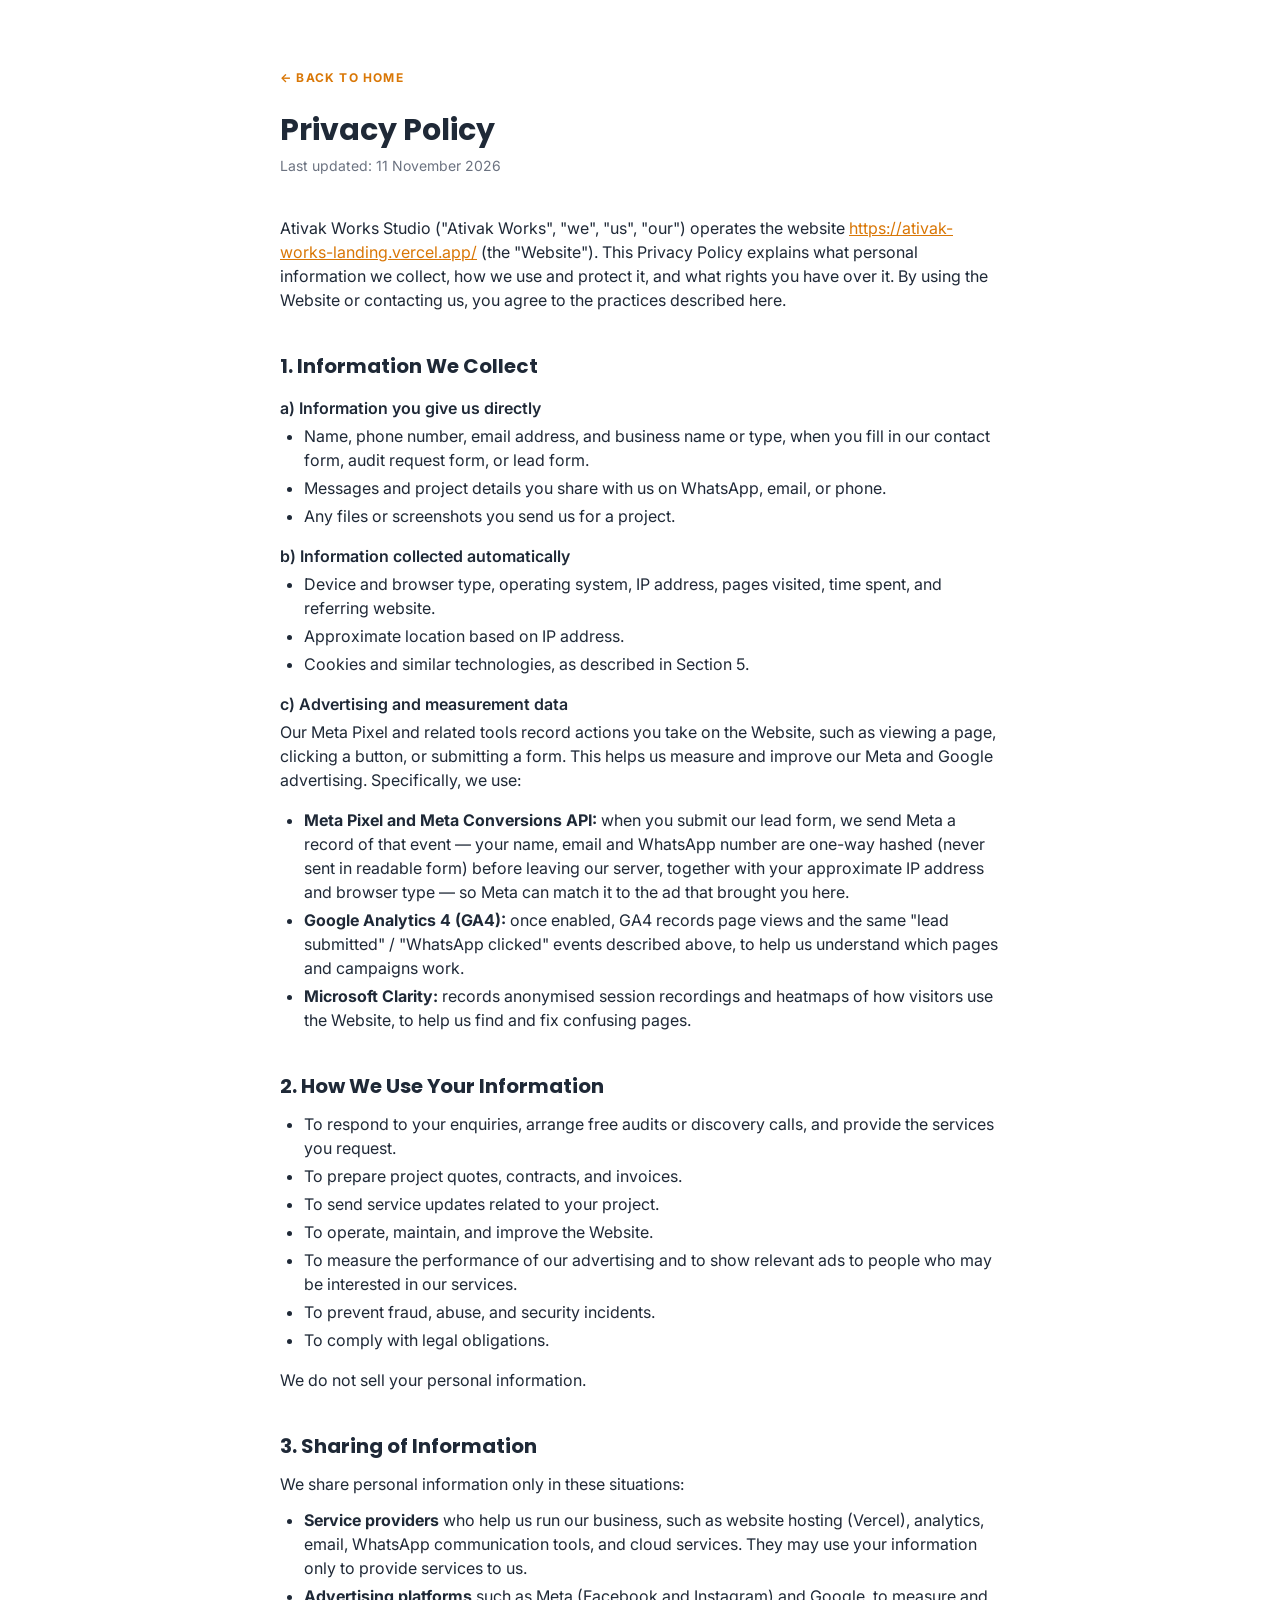
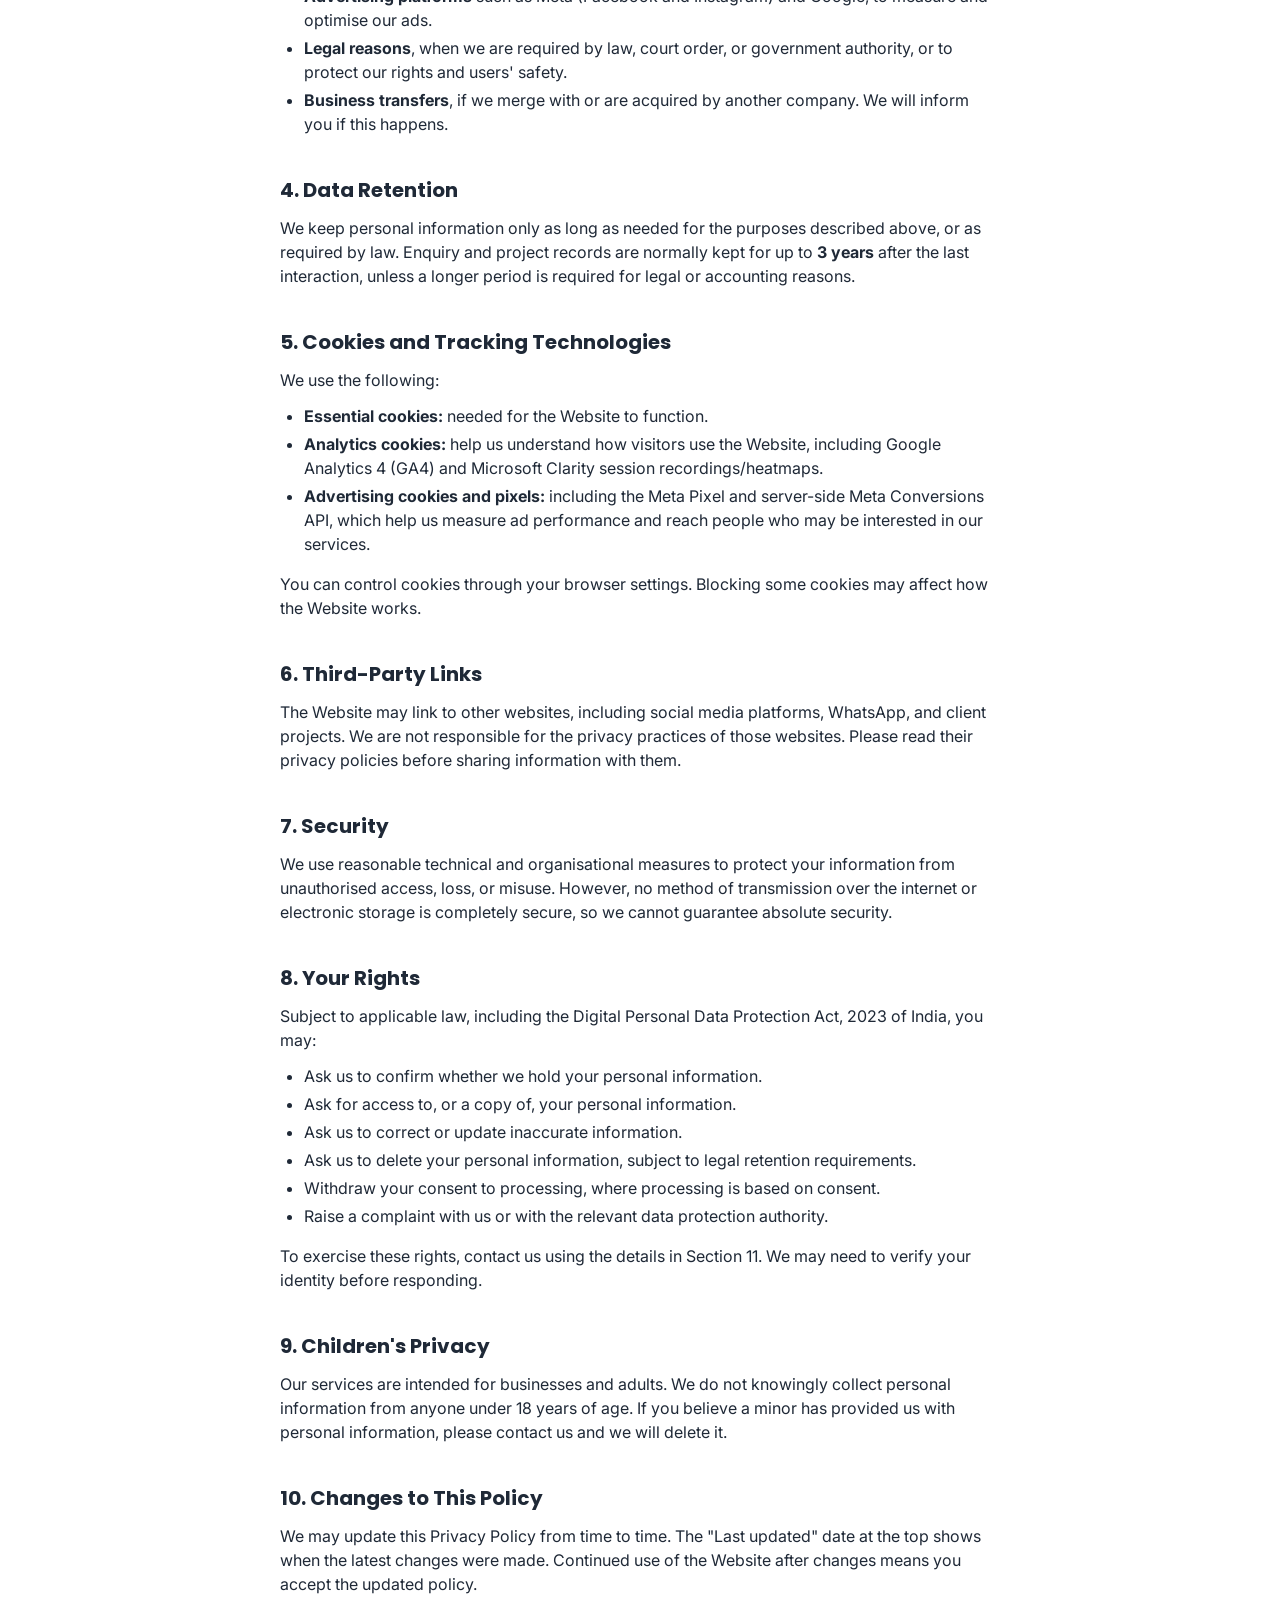
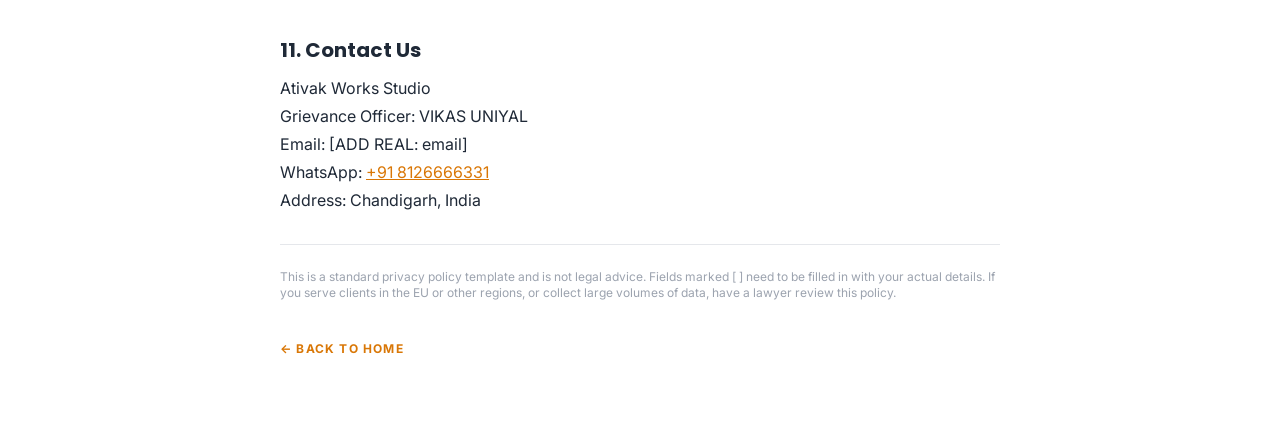
<file: privacy-policy.html>
<!DOCTYPE html>
<html lang="en">
<head>
    <!-- Public site config must load before the Meta Pixel init below. -->
    <script src="config.js"></script>
    <!-- Meta Pixel Code -->
    <script>
    !function(f,b,e,v,n,t,s)
    {if(f.fbq)return;n=f.fbq=function(){n.callMethod?
    n.callMethod.apply(n,arguments):n.queue.push(arguments)};
    if(!f._fbq)f._fbq=n;n.push=n;n.loaded=!0;n.version='2.0';
    n.queue=[];t=b.createElement(e);t.async=!0;
    t.src=v;s=b.getElementsByTagName(e)[0];
    s.parentNode.insertBefore(t,s)}(window, document,'script',
    'https://connect.facebook.net/en_US/fbevents.js');
    fbq('init', window.ATIVAK_CONFIG.META_PIXEL_ID);
    fbq('track', 'PageView');
    </script>
    <noscript><img height="1" width="1" style="display:none"
    src="https://www.facebook.com/tr?id=1904427194297712&ev=PageView&noscript=1"
    /></noscript>
    <!-- End Meta Pixel Code -->
    <meta charset="UTF-8">
    <meta name="viewport" content="width=device-width, initial-scale=1.0">
    <title>Privacy Policy | Ativak Works</title>
    <meta name="description" content="Privacy Policy for Ativak Works Studio — how we collect, use, and protect your personal information.">
    <meta property="og:type" content="website">
    <meta property="og:title" content="Privacy Policy | Ativak Works">
    <meta property="og:description" content="Privacy Policy for Ativak Works Studio — how we collect, use, and protect your personal information.">
    <meta property="og:url" content="https://ativak-works-landing.vercel.app/privacy-policy.html">
    <!-- [ADD REAL: create 1200x630 OG image at images/og-image.png] — file does not exist yet. -->
    <meta property="og:image" content="https://ativak-works-landing.vercel.app/images/og-image.png">
    <meta name="twitter:card" content="summary_large_image">
    <meta name="twitter:title" content="Privacy Policy | Ativak Works">
    <meta name="twitter:description" content="Privacy Policy for Ativak Works Studio — how we collect, use, and protect your personal information.">
    <meta name="twitter:image" content="https://ativak-works-landing.vercel.app/images/og-image.png">
    <link rel="icon" href="data:,">
    <link rel="stylesheet" href="/tailwind-build.css">
    <link href="https://fonts.googleapis.com/css2?family=Poppins:ital,wght@0,500;0,600;0,700;0,800;0,900;1,600&family=Inter:wght@300;400;500;600;700&display=swap" rel="stylesheet">
    <style>
        body { font-family: 'Inter', sans-serif; }
        h1, h2, .font-serif { font-family: 'Poppins', sans-serif; }
    </style>
</head>
<body class="bg-white text-gray-800">
    <div class="max-w-3xl mx-auto px-6 py-16">
        <a href="index.html" class="text-xs font-bold uppercase tracking-widest text-amber-600 hover:opacity-80">&larr; Back to Home</a>

        <h1 class="font-serif font-bold text-3xl mt-6 mb-2">Privacy Policy</h1>
        <p class="text-sm text-gray-500 mb-10">Last updated: 11 November 2026</p>

        <p class="mb-6">Ativak Works Studio ("Ativak Works", "we", "us", "our") operates the website
            <a href="https://ativak-works-landing.vercel.app/" class="text-amber-600 underline">https://ativak-works-landing.vercel.app/</a>
            (the "Website"). This Privacy Policy explains what personal information we collect, how we use and
            protect it, and what rights you have over it. By using the Website or contacting us, you agree to the
            practices described here.</p>

        <h2 class="font-serif font-bold text-xl mt-10 mb-3">1. Information We Collect</h2>
        <p class="font-semibold mt-4 mb-1">a) Information you give us directly</p>
        <ul class="list-disc pl-6 space-y-1 mb-4">
            <li>Name, phone number, email address, and business name or type, when you fill in our contact form, audit request form, or lead form.</li>
            <li>Messages and project details you share with us on WhatsApp, email, or phone.</li>
            <li>Any files or screenshots you send us for a project.</li>
        </ul>
        <p class="font-semibold mt-4 mb-1">b) Information collected automatically</p>
        <ul class="list-disc pl-6 space-y-1 mb-4">
            <li>Device and browser type, operating system, IP address, pages visited, time spent, and referring website.</li>
            <li>Approximate location based on IP address.</li>
            <li>Cookies and similar technologies, as described in Section 5.</li>
        </ul>
        <p class="font-semibold mt-4 mb-1">c) Advertising and measurement data</p>
        <p class="mb-4">Our Meta Pixel and related tools record actions you take on the Website, such as viewing a page, clicking a button, or submitting a form. This helps us measure and improve our Meta and Google advertising. Specifically, we use:</p>
        <ul class="list-disc pl-6 space-y-1 mb-4">
            <li><strong>Meta Pixel and Meta Conversions API:</strong> when you submit our lead form, we send Meta a record of that event — your name, email and WhatsApp number are one-way hashed (never sent in readable form) before leaving our server, together with your approximate IP address and browser type — so Meta can match it to the ad that brought you here.</li>
            <li><strong>Google Analytics 4 (GA4):</strong> once enabled, GA4 records page views and the same "lead submitted" / "WhatsApp clicked" events described above, to help us understand which pages and campaigns work.</li>
            <li><strong>Microsoft Clarity:</strong> records anonymised session recordings and heatmaps of how visitors use the Website, to help us find and fix confusing pages.</li>
        </ul>

        <h2 class="font-serif font-bold text-xl mt-10 mb-3">2. How We Use Your Information</h2>
        <ul class="list-disc pl-6 space-y-1 mb-4">
            <li>To respond to your enquiries, arrange free audits or discovery calls, and provide the services you request.</li>
            <li>To prepare project quotes, contracts, and invoices.</li>
            <li>To send service updates related to your project.</li>
            <li>To operate, maintain, and improve the Website.</li>
            <li>To measure the performance of our advertising and to show relevant ads to people who may be interested in our services.</li>
            <li>To prevent fraud, abuse, and security incidents.</li>
            <li>To comply with legal obligations.</li>
        </ul>
        <p class="mb-4">We do not sell your personal information.</p>

        <h2 class="font-serif font-bold text-xl mt-10 mb-3">3. Sharing of Information</h2>
        <p class="mb-3">We share personal information only in these situations:</p>
        <ul class="list-disc pl-6 space-y-1 mb-4">
            <li><strong>Service providers</strong> who help us run our business, such as website hosting (Vercel), analytics, email, WhatsApp communication tools, and cloud services. They may use your information only to provide services to us.</li>
            <li><strong>Advertising platforms</strong> such as Meta (Facebook and Instagram) and Google, to measure and optimise our ads.</li>
            <li><strong>Legal reasons</strong>, when we are required by law, court order, or government authority, or to protect our rights and users' safety.</li>
            <li><strong>Business transfers</strong>, if we merge with or are acquired by another company. We will inform you if this happens.</li>
        </ul>

        <h2 class="font-serif font-bold text-xl mt-10 mb-3">4. Data Retention</h2>
        <p class="mb-4">We keep personal information only as long as needed for the purposes described above, or as required by law. Enquiry and project records are normally kept for up to <strong>3 years</strong> after the last interaction, unless a longer period is required for legal or accounting reasons.</p>

        <h2 class="font-serif font-bold text-xl mt-10 mb-3">5. Cookies and Tracking Technologies</h2>
        <p class="mb-3">We use the following:</p>
        <ul class="list-disc pl-6 space-y-1 mb-4">
            <li><strong>Essential cookies:</strong> needed for the Website to function.</li>
            <li><strong>Analytics cookies:</strong> help us understand how visitors use the Website, including Google Analytics 4 (GA4) and Microsoft Clarity session recordings/heatmaps.</li>
            <li><strong>Advertising cookies and pixels:</strong> including the Meta Pixel and server-side Meta Conversions API, which help us measure ad performance and reach people who may be interested in our services.</li>
        </ul>
        <p class="mb-4">You can control cookies through your browser settings. Blocking some cookies may affect how the Website works.</p>

        <h2 class="font-serif font-bold text-xl mt-10 mb-3">6. Third-Party Links</h2>
        <p class="mb-4">The Website may link to other websites, including social media platforms, WhatsApp, and client projects. We are not responsible for the privacy practices of those websites. Please read their privacy policies before sharing information with them.</p>

        <h2 class="font-serif font-bold text-xl mt-10 mb-3">7. Security</h2>
        <p class="mb-4">We use reasonable technical and organisational measures to protect your information from unauthorised access, loss, or misuse. However, no method of transmission over the internet or electronic storage is completely secure, so we cannot guarantee absolute security.</p>

        <h2 class="font-serif font-bold text-xl mt-10 mb-3">8. Your Rights</h2>
        <p class="mb-3">Subject to applicable law, including the Digital Personal Data Protection Act, 2023 of India, you may:</p>
        <ul class="list-disc pl-6 space-y-1 mb-4">
            <li>Ask us to confirm whether we hold your personal information.</li>
            <li>Ask for access to, or a copy of, your personal information.</li>
            <li>Ask us to correct or update inaccurate information.</li>
            <li>Ask us to delete your personal information, subject to legal retention requirements.</li>
            <li>Withdraw your consent to processing, where processing is based on consent.</li>
            <li>Raise a complaint with us or with the relevant data protection authority.</li>
        </ul>
        <p class="mb-4">To exercise these rights, contact us using the details in Section 11. We may need to verify your identity before responding.</p>

        <h2 class="font-serif font-bold text-xl mt-10 mb-3">9. Children's Privacy</h2>
        <p class="mb-4">Our services are intended for businesses and adults. We do not knowingly collect personal information from anyone under 18 years of age. If you believe a minor has provided us with personal information, please contact us and we will delete it.</p>

        <h2 class="font-serif font-bold text-xl mt-10 mb-3">10. Changes to This Policy</h2>
        <p class="mb-4">We may update this Privacy Policy from time to time. The "Last updated" date at the top shows when the latest changes were made. Continued use of the Website after changes means you accept the updated policy.</p>

        <h2 class="font-serif font-bold text-xl mt-10 mb-3">11. Contact Us</h2>
        <p class="mb-1">Ativak Works Studio</p>
        <p class="mb-1">Grievance Officer: VIKAS UNIYAL</p>
        <p class="mb-1">Email: [ADD REAL: email]</p>
        <p class="mb-1">WhatsApp: <a href="https://wa.me/918126666331" class="text-amber-600 underline">+91 8126666331</a></p>
        <p class="mb-8">Address: Chandigarh, India</p>

        <p class="text-xs text-gray-400 border-t border-gray-200 pt-6">
            This is a standard privacy policy template and is not legal advice. Fields marked [ ] need to be filled in
            with your actual details. If you serve clients in the EU or other regions, or collect large volumes of
            data, have a lawyer review this policy.
        </p>

        <a href="index.html" class="inline-block mt-10 text-xs font-bold uppercase tracking-widest text-amber-600 hover:opacity-80">&larr; Back to Home</a>
    </div>
</body>
</html>
</file>
